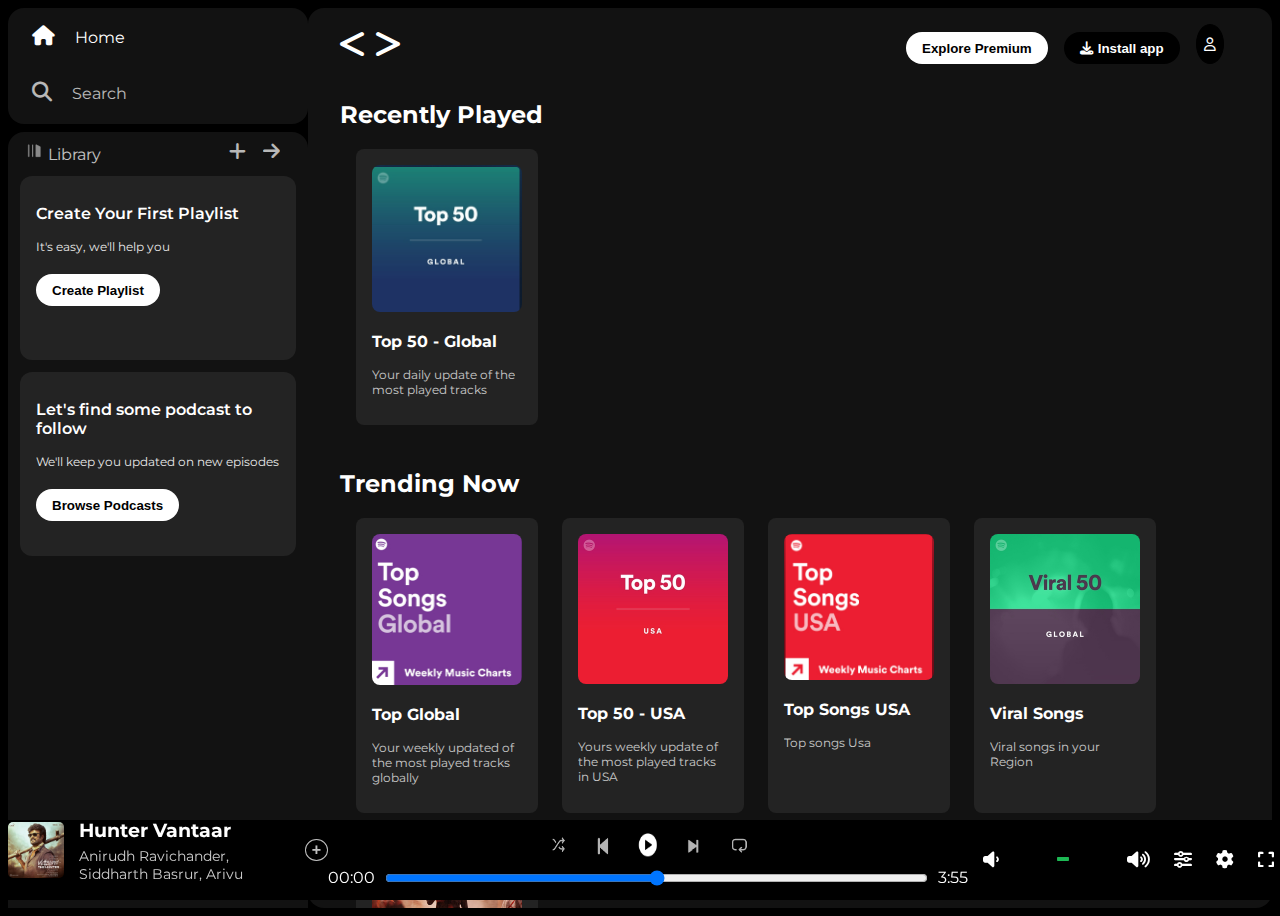
<file: index.html>
<!DOCTYPE html>
<html lang="en">

<head>
    <meta charset="UTF-8">
    <meta name="viewport" content="width=device-width, initial-scale=1.0">
    <link rel="icon" href="./Images/spotify.jpeg">
    <link rel="stylesheet" href="./Spotify.css">
    <link rel="stylesheet" href="https://cdnjs.cloudflare.com/ajax/libs/font-awesome/6.7.2/css/all.min.css"
        integrity="sha512-Evv84Mr4kqVGRNSgIGL/F/aIDqQb7xQ2vcrdIwxfjThSH8CSR7PBEakCr51Ck+w+/U6swU2Im1vVX0SVk9ABhg=="
        crossorigin="anonymous" referrerpolicy="no-referrer" />
    <title>Spotify-Web Player:Music for Everyone</title>
    <link rel="preconnect" href="https://fonts.googleapis.com">
    <link rel="preconnect" href="https://fonts.gstatic.com" crossorigin>
    <link href="https://fonts.googleapis.com/css2?family=Montserrat:ital,wght@0,100..900;1,100..900&display=swap"
        rel="stylesheet">
</head>
<body>
    <div class="main">
        <div class="sidebar">
            <div class="nav">
                <div class="nav-option" style="opacity: 1;" title="Home">
                    <i class="fa-solid fa-house"></i>
                    <a href="#">Home</a>
                </div>
                <div class="nav-option" title="Search">
                    <i class="fa-solid fa-magnifying-glass"></i>
                    <a href="#">Search</a>
                </div>
            </div>
            <div class="library">
                <div class="options">
                    <div class="lib-option" title="Library">
                        <img src="./Images/libraryicon.png">
                        <a href="#">Library</a>
                    </div>
                    <div class="icons">
                        <i class="fa-solid fa-plus" title="Create Playlist or Folder"></i>
                        <i class="fa-solid fa-arrow-right" title="Show More"></i>
                    </div>
                </div>
                <div class="lib-box">
                    <div class="box">
                        <p class="box-p1" >Create Your First Playlist</p>
                        <p class="box-p2">It's easy, we'll help you</p>
                        <button class="badge" title="Create Your First Playlist">Create Playlist</button>
                    </div>
                    <div class="box">
                        <p class="box-p1">Let's find some podcast to follow</p>
                        <p class="box-p2">We'll keep you updated on new episodes</p>
                        <button class="badge" title="Browse Podcasts">Browse Podcasts</button>
                    </div>
                </div>
            </div>
        </div>
        <div class="main-content">
            <div class="sticky-nav">
                <div class="sticky-nav-icons">
                    <i class="fa-solid fa-less-than"></i>
                    <i class="fa-solid fa-greater-than" id="hide"></i>
                </div>
                <div class="sticky-nav-options">
                    <button class="badge nav-item hide" title="Explore Premium">Explore Premium</button>
                    <button class="badge nav-item dark-badge"><i class="fa-solid fa-download"
                            style="margin-right: 5px;" title="Install app"></i>Install app</button>
                    <button class="profile" title="Profile"><i class="fa-regular fa-user"></i></button>
                </div>

            </div>
            <h2>Recently Played</h2>
            <div class="cards-container">
                <div class="card">
                    <img src="./Images/top50.png" class="card-img">
                    <p class="card-title">Top 50 - Global</p>
                    <p class="card-info">Your daily update of the most played tracks</p>
                </div>
            </div>
            <h2>Trending Now</h2>
            <div class="cards-container">
                <div class="card">
                    <img src="./Images/top.png" class="card-img">
                    <p class="card-title">Top Global</p>
                    <p class="card-info">Your weekly updated of the most played tracks globally</p>
                </div>
                <div class="card">
                    <img src="./Images/top50usa.jpeg" class="card-img">
                    <p class="card-title">Top 50 - USA</p>
                    <p class="card-info">Yours weekly update of the most played tracks in USA</p>
                </div>
                <div class="card">
                    <img src="./Images/topusa.png" class="card-img">
                    <p class="card-title">Top Songs USA</p>
                    <p class="card-info">Top songs Usa</p>
                </div>
                <div class="card">
                    <img src="./Images/viral50.jpeg" class="card-img">
                    <p class="card-title">Viral Songs</p>
                    <p class="card-info">Viral songs in your Region</p>
                </div>
                <div class="card">
                    <img src="./Images/gk.jpeg" class="card-img" title="Guntur Kaaram">
                    <p class="card-title">Guntur Kaaram</p>
                    <p class="card-info">Thaman S</p>
                </div>
            </div>
            <h2>Featured charts</h2>
            <div class="cards-container">
                <div class="card">
                    <img src="./Images/wakeup.jpeg" class="card-img">
                    <p class="card-title">Wakeup Songs</p>
                    <p class="card-info">
                        Start your day with calm vibes and energizing beats.This playlist sets the perfect tone for a
                        fresh morning. ☀️</p>
                </div>
                <div class="card">
                    <img src="./Images/10001.jpeg" class="card-img">
                    <p class="card-title">AR Rahman Hits</p>
                    <p class="card-info">
                        Dive into the magical world of AR Rahman’s timeless music.Experience melodies that captivate and
                        beats that inspire. </p>
                </div>
                <div class="card">
                    <img src="./Images/10002.jpeg" class="card-img">
                    <p class="card-title">Anirudh Chartbrusters</p>
                    <p class="card-info">
                        Feel the vibe with Anirudh’s chart-topping tracks!</p>
                </div>
                <div class="card">
                    <img src="./Images/10003.jpeg" class="card-img">
                    <p class="card-title">Animal Songs</p>
                    <p class="card-info">Unleash the wild with tracks inspired by the animal kingdom! 🐾🎶</p>
                </div>
                <div class="card">
                    <img src="./Images/10004.jpeg" class="card-img">
                    <p class="card-title">Radio Of Top Artists</p>
                    <p class="card-info">Top Artists Songs Radio</p>
                </div>
                <div class="card">
                    <img src="./Images/10005.jpeg" class="card-img">
                    <p class="card-title">Shreya Ghosal Radio</p>
                    <p class="card-info">All super Hits of Shreya Ghosal</p>
                </div>
                <div class="card">
                    <img src="./Images/kalki.jpeg" class="card-img">
                    <p class="card-title">Kalki</p>
                    <p class="card-info">Prabhas, Nag Ashwin</p>
                </div>
                <div class="card">
                    <img src="./Images/hothits.jpeg" class="card-img">
                    <p class="card-title">Hot Hits</p>
                    <p class="card-info">Mix Of Hot Hits</p>
                </div>
                <div class="card">
                    <img src="./Images/latesttamil.jpeg" class="card-img">
                    <p class="card-title">Latest Tamil</p>
                    <p class="card-info">Latest Tamil Songs</p>
                </div>
                <div class="card">
                    <img src="./Images/latesttelugu.jpeg" class="card-img">
                    <p class="card-title">Latest Telugu</p>
                    <p class="card-info">All super Hits of Telugu</p>
                </div>
            </div>
            <div class="footer">
                <div class="line"></div>
            </div>
        </div>
        <div class="music-player">
            <div class="album">
                <img src="./Images/vettayan.jpeg" alt="album-cover" class="album-cover">
                <div class="track-details">
                    <h6 class="title">Hunter Vantaar</h6>
                    <p class="artist">Anirudh Ravichander, Siddharth Basrur, Arivu</p>
                </div>
                <button class="add-to-playlist" title="Add to Playlist">+</button>
            </div>
            <div class="player">
                <div class="player-controls">
                    <img src="./Images/shuffle.png" class="player-control-icon" title="Shuffle">
                    <img src="./Images/backward.png" class="player-control-icon" title="Previous Song">
                    <img src="./Images/play.png" class="player-control-icon" title="Play/Pause">
                    <img src="./Images/forward.png" class="player-control-icon" title="Next Song">
                    <img src="./Images/loop.png" class="player-control-icon" title="Loop">
                </div>
                <div class="playback-bar">
                    <span class="curr-time">00:00</span>
                    <input type="range" min="0" max="100" class="progress-bar" step="1"
                        style="font-size: 2rem;opacity: 1;">
                    <span class="total-time">3:55</span>
                </div>
            </div>
                    <div class="controls">
                        <i class="fas fa-volume-down" title="Volume Down"></i>
                        <div class="volume-control">
                            <input type="range" class="volume-slider" min="0" max="100" value="50">
                        </div>
                        <i class="fas fa-volume-up" title="Volume Up"></i>
                        <i class="fas fa-sliders" title="Equalizer"></i>
                        <i class="fas fa-cog" title="Settings"></i>
                        <i class="fas fa-expand fullscreen-btn" title="Fullscreen"></i>
                    </div>
            </div>
        </div>
    </div>
</body>

</html>
</file>
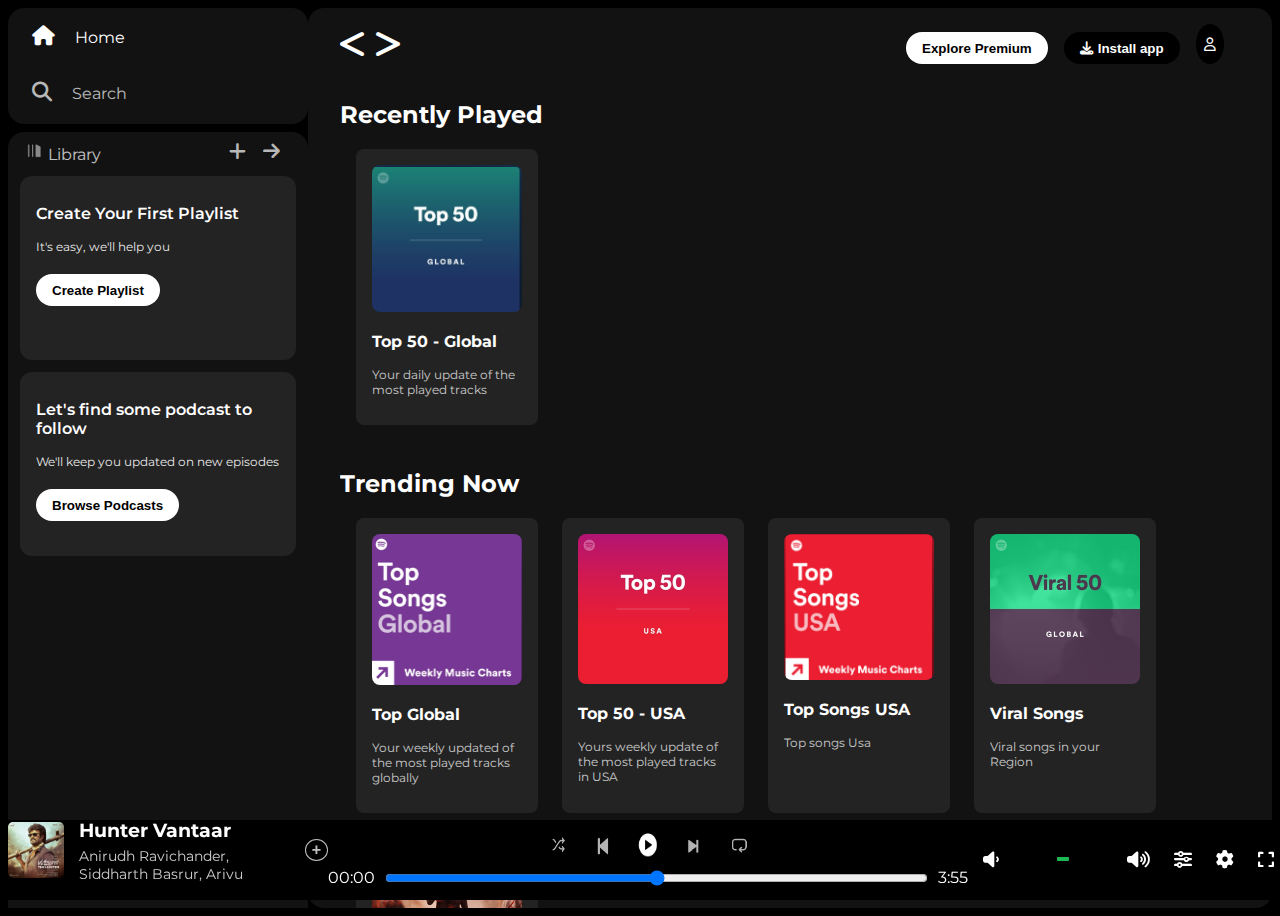
<file: p1.html>
<!DOCTYPE html>
<html lang="en">

<head>
    <meta charset="UTF-8">
    <meta name="viewport" content="width=device-width, initial-scale=1.0">
    <link rel="icon" href="./Images/spotify.jpeg">
    <link rel="stylesheet" href="./p1.css">
    <link rel="stylesheet" href="https://cdnjs.cloudflare.com/ajax/libs/font-awesome/6.7.2/css/all.min.css"
        integrity="sha512-Evv84Mr4kqVGRNSgIGL/F/aIDqQb7xQ2vcrdIwxfjThSH8CSR7PBEakCr51Ck+w+/U6swU2Im1vVX0SVk9ABhg=="
        crossorigin="anonymous" referrerpolicy="no-referrer" />
    <title>Spotify-Web Player:Music for Everyone</title>
    <link rel="preconnect" href="https://fonts.googleapis.com">
    <link rel="preconnect" href="https://fonts.gstatic.com" crossorigin>
    <link href="https://fonts.googleapis.com/css2?family=Montserrat:ital,wght@0,100..900;1,100..900&display=swap"
        rel="stylesheet">
</head>
<body>
    <div class="main">
        <div class="sidebar">
            <div class="nav">
                <div class="nav-option" style="opacity: 1;" title="Home">
                    <i class="fa-solid fa-house"></i>
                    <a href="#">Home</a>
                </div>
                <div class="nav-option" title="Search">
                    <i class="fa-solid fa-magnifying-glass"></i>
                    <a href="#">Search</a>
                </div>
            </div>
            <div class="library">
                <div class="options">
                    <div class="lib-option" title="Library">
                        <img src="./Images/libraryicon.png">
                        <a href="#">Library</a>
                    </div>
                    <div class="icons">
                        <i class="fa-solid fa-plus" title="Create Playlist or Folder"></i>
                        <i class="fa-solid fa-arrow-right" title="Show More"></i>
                    </div>
                </div>
                <div class="lib-box">
                    <div class="box">
                        <p class="box-p1" >Create Your First Playlist</p>
                        <p class="box-p2">It's easy, we'll help you</p>
                        <button class="badge" title="Create Your First Playlist">Create Playlist</button>
                    </div>
                    <div class="box">
                        <p class="box-p1">Let's find some podcast to follow</p>
                        <p class="box-p2">We'll keep you updated on new episodes</p>
                        <button class="badge" title="Browse Podcasts">Browse Podcasts</button>
                    </div>
                </div>
            </div>
        </div>
        <div class="main-content">
            <div class="sticky-nav">
                <div class="sticky-nav-icons">
                    <i class="fa-solid fa-less-than"></i>
                    <i class="fa-solid fa-greater-than" id="hide"></i>
                </div>
                <div class="sticky-nav-options">
                    <button class="badge nav-item hide" title="Explore Premium">Explore Premium</button>
                    <button class="badge nav-item dark-badge"><i class="fa-solid fa-download"
                            style="margin-right: 5px;" title="Install app"></i>Install app</button>
                    <button class="profile" title="Profile"><i class="fa-regular fa-user"></i></button>
                </div>

            </div>
            <h2>Recently Played</h2>
            <div class="cards-container">
                <div class="card">
                    <img src="./Images/top50.png" class="card-img">
                    <p class="card-title">Top 50 - Global</p>
                    <p class="card-info">Your daily update of the most played tracks</p>
                </div>
            </div>
            <h2>Trending Now</h2>
            <div class="cards-container">
                <div class="card">
                    <img src="./Images/top.png" class="card-img">
                    <p class="card-title">Top Global</p>
                    <p class="card-info">Your weekly updated of the most played tracks globally</p>
                </div>
                <div class="card">
                    <img src="./Images/top50usa.jpeg" class="card-img">
                    <p class="card-title">Top 50 - USA</p>
                    <p class="card-info">Yours weekly update of the most played tracks in USA</p>
                </div>
                <div class="card">
                    <img src="./Images/topusa.png" class="card-img">
                    <p class="card-title">Top Songs USA</p>
                    <p class="card-info">Top songs Usa</p>
                </div>
                <div class="card">
                    <img src="./Images/viral50.jpeg" class="card-img">
                    <p class="card-title">Viral Songs</p>
                    <p class="card-info">Viral songs in your Region</p>
                </div>
                <div class="card">
                    <img src="./Images/gk.jpeg" class="card-img" title="Guntur Kaaram">
                    <p class="card-title">Guntur Kaaram</p>
                    <p class="card-info">Thaman S</p>
                </div>
            </div>
            <h2>Featured charts</h2>
            <div class="cards-container">
                <div class="card">
                    <img src="./Images/wakeup.jpeg" class="card-img">
                    <p class="card-title">Wakeup Songs</p>
                    <p class="card-info">
                        Start your day with calm vibes and energizing beats.This playlist sets the perfect tone for a
                        fresh morning. ☀️</p>
                </div>
                <div class="card">
                    <img src="./Images/10001.jpeg" class="card-img">
                    <p class="card-title">AR Rahman Hits</p>
                    <p class="card-info">
                        Dive into the magical world of AR Rahman’s timeless music.Experience melodies that captivate and
                        beats that inspire. </p>
                </div>
                <div class="card">
                    <img src="./Images/10002.jpeg" class="card-img">
                    <p class="card-title">Anirudh Chartbrusters</p>
                    <p class="card-info">
                        Feel the vibe with Anirudh’s chart-topping tracks!</p>
                </div>
                <div class="card">
                    <img src="./Images/10003.jpeg" class="card-img">
                    <p class="card-title">Animal Songs</p>
                    <p class="card-info">Unleash the wild with tracks inspired by the animal kingdom! 🐾🎶</p>
                </div>
                <div class="card">
                    <img src="./Images/10004.jpeg" class="card-img">
                    <p class="card-title">Radio Of Top Artists</p>
                    <p class="card-info">Top Artists Songs Radio</p>
                </div>
                <div class="card">
                    <img src="./Images/10005.jpeg" class="card-img">
                    <p class="card-title">Shreya Ghosal Radio</p>
                    <p class="card-info">All super Hits of Shreya Ghosal</p>
                </div>
                <div class="card">
                    <img src="./Images/kalki.jpeg" class="card-img">
                    <p class="card-title">Kalki</p>
                    <p class="card-info">Prabhas, Nag Ashwin</p>
                </div>
                <div class="card">
                    <img src="./Images/hothits.jpeg" class="card-img">
                    <p class="card-title">Hot Hits</p>
                    <p class="card-info">Mix Of Hot Hits</p>
                </div>
                <div class="card">
                    <img src="./Images/latesttamil.jpeg" class="card-img">
                    <p class="card-title">Latest Tamil</p>
                    <p class="card-info">Latest Tamil Songs</p>
                </div>
                <div class="card">
                    <img src="./Images/latesttelugu.jpeg" class="card-img">
                    <p class="card-title">Latest Telugu</p>
                    <p class="card-info">All super Hits of Telugu</p>
                </div>
            </div>
            <div class="footer">
                <div class="line"></div>
            </div>
        </div>
        <div class="music-player">
            <div class="album">
                <img src="./Images/vettayan.jpeg" alt="album-cover" class="album-cover">
                <div class="track-details">
                    <h6 class="title">Hunter Vantaar</h6>
                    <p class="artist">Anirudh Ravichander, Siddharth Basrur, Arivu</p>
                </div>
                <button class="add-to-playlist" title="Add to Playlist">+</button>
            </div>
            <div class="player">
                <div class="player-controls">
                    <img src="./Images/shuffle.png" class="player-control-icon" title="Shuffle">
                    <img src="./Images/backward.png" class="player-control-icon" title="Previous Song">
                    <img src="./Images/play.png" class="player-control-icon" title="Play/Pause">
                    <img src="./Images/forward.png" class="player-control-icon" title="Next Song">
                    <img src="./Images/loop.png" class="player-control-icon" title="Loop">
                </div>
                <div class="playback-bar">
                    <span class="curr-time">00:00</span>
                    <input type="range" min="0" max="100" class="progress-bar" step="1"
                        style="font-size: 2rem;opacity: 1;">
                    <span class="total-time">3:55</span>
                </div>
            </div>
                    <div class="controls">
                        <i class="fas fa-volume-down" title="Volume Down"></i>
                        <div class="volume-control">
                            <input type="range" class="volume-slider" min="0" max="100" value="50">
                        </div>
                        <i class="fas fa-volume-up" title="Volume Up"></i>
                        <i class="fas fa-sliders" title="Equalizer"></i>
                        <i class="fas fa-cog" title="Settings"></i>
                        <i class="fas fa-expand fullscreen-btn" title="Fullscreen"></i>
                    </div>
            </div>
        </div>
    </div>
</body>

</html>
</file>
<file: Spotify.css>
body {
  font-family: "Montserrat", serif;
  margin:0;
  background-color: black;
  color: white;
  overflow: auto;
}
.main{
    display: flex;
    height: 100vh;
    border-radius: 1rem;
    padding: 0.5rem;
}
.sidebar{
    background-color: #000;
    width: 300px;
    overflow: auto;
    height: 100%;
}
.main-content{
    background-color: #121212;
    flex: 1;
    border-radius: 1rem;
    overflow: auto;
    padding: 0 1.5rem 0 1.5rem;
}
.music-player{
background-color: black;
position:fixed;
bottom: 0;
width: 100%;
height: 70px;
}
a{
    text-decoration: none;
    color:white;
}
.nav{
    background-color: #121212;
    border-radius: 1rem;
    display: flex;
    flex-direction: column;
    height: 100px;
    justify-content: center;
    padding: 0.5rem 0.75rem;
}
.nav-option{
    line-height: 2.5rem;
    opacity: 0.7;
    padding: 0.5rem 0.75rem;
}
.nav-option:hover{
    line-height: 2.5rem;
    opacity: 1.5;
}
.nav-option i{
    font-size: 1.25rem;
}
.nav-option a{
    font-size: 1rem;
    margin-left: 1rem;
    cursor: pointer;
}
.library{
    background-color: #121212;
    border-radius: 1rem;
    height: 100%;
    margin-top: 0.5rem;
    padding: 0.5rem 0.75rem;
    
}
.lib-option{
    opacity: 0.75;
}
.lib-option:hover{
    opacity: 1;
}
.options{
    display: flex;
    justify-content: space-between;
    align-items: center;
}
.lib-option img{
    height: 1.25rem;
    width: 1.25rem;
    margin-left: 0.25rem;
}
.icons{
    font-size: 1.2rem;
    display: flex;
}
.icons i{
    opacity: 0.7;
    margin-right: 1rem;
}
.icons i:hover{
    opacity: 1;
}
.box{
    height: 10rem;
    background-color: #232323;
    border-radius: 0.75rem;
    margin: 0.75rem 0 0.75rem 0;
    padding: 0.75rem 1rem;
}
.box-p1{
    font-size: 1rem;
    font-weight: 600;
}
.box-p2{
    font-size: 0.75rem;
    opacity: 0.9;
}
.badge{
    background-color: #fff;
    border: none;
    border-radius: 100px;
    padding: 0.25rem 1rem;
    font-weight: 700;
    margin-top: 0.5rem;
    height: 2rem;
    width: fit-content;
}
.sticky-nav{
    position: sticky;
    top: 0;
    background-color: #121212;
    display: flex;
    justify-content: space-between;
    align-items: center;
    padding: 1rem 0.5rem;
    z-index: 10;
}
.sticky-nav-icons i{
    font-size: 2rem;
    margin-right: 0.5rem;
}
.sticky-nav-icons{
    
}
.sticky-nav-options{
    display: flex;
    justify-content: center;
}
.sticky-nav-options button{
    margin-right: 1rem;
}
.dark-badge{
    background-color: #000;
    color: #fff;
}
.profile{
    background-color: #000;
    color: #fff;
    padding: 0.45rem;
    border-radius: 50%;
    font-weight: 700;
    border-radius: 50%;
    border: 1px solid black;
    cursor: pointer;
}
@media (max-width:1000px) {
    .hide{
        display: none;
    }
    #hide{
        display: none;
    }
}
h2{
    margin-left: 0.5rem;
}
.card{
    background-color: #232323;
    width: 150px;
    border-radius: 0.5rem;
    padding: 1rem;
    margin-left: 1.5rem;
    margin-bottom: 1.5rem;
}
.cards-container{
    display: flex;
    flex-wrap: wrap;
}
.card-img{
    width: 100%;
    border-radius: 0.5rem;
}
.card-title{
font-weight: 700;
}
.card-info{
    font-size: 0.75rem;
    opacity:0.75;
}
.footer{
    height: 300px;
    display: flex;
    align-items: center;
    justify-content: center;
}
.line{
    width: 90%;
    height: 30%;
    border-top: 0.75px solid white;
    opacity: 0.4;
}
.music-player {
    display: flex;
    justify-content: space-between;
    align-items: center;
    position: fixed;
    bottom: 0;
    width: 100%;
    height: 80px;
    background-color: black;
}


.player {
    width: 50%;
    display: flex;
    flex-direction: column;
    align-items: center;
    justify-content: center;
    height: 100%;
   
}

.controls {
    width: 25%;
    display: flex;
    align-items: center;
    justify-content: center;
    margin-bottom: 1rem;
}



.player-control-icon:hover {
    opacity: 1;
}


.album-cover{
    height: 56px;
    width: 56px;
    display: flex;
    border-radius: 5px;
    object-fit: cover;
}
.add-to-playlist{
    border-radius: 50%;
    font-size: 1rem;
    background-color: #000;
    color: #fff;
    border: 0.75px solid white;
    font-weight: 800;
    margin-left: 2rem;
    opacity: 0.75;
    cursor: pointer;
}
.album{
        display: flex;
        align-items: center;
        justify-content: space-between;
        width: 25%;
        margin-bottom: 20px;
}
.artist{
    font-size: 0.75rem;
    margin-top: 0.5rem;
}
.track-details {
    flex: 1;
    margin-left: 15px;
}
.title {
    font-size: 1.2rem;
    margin: 0;
}

.artist {
    font-size: 0.9rem;
    margin: 5px 0 0;
    color: #ccc;
}
.player-control-icon {
    width: 25px;
    height: 25px;
    margin: 0 10px;
    cursor: pointer;
}

.playback-bar {
    display: flex;
    align-items: center;
    justify-content: space-between;
    width: 100%;
}

.progress-bar {
    flex: 1;
    margin: 0 10px;
}
.player-controls {
    display: flex;
    justify-content: center;
    align-items: center;
    width: 100%;
    margin-bottom: 10px;
}
.controls {
    display: flex;
    align-items: center;
    justify-content: center;
    background-color: #000;
    color: white;
}

.controls i {
    font-size: 18px;
    margin: 0 0.75rem;
    margin-top: 1rem;
    cursor: pointer;
    transition: color 0.3s;
}

.controls i:hover {
    color: #1db954; 
}
.volume-control {
    display: flex;
    align-items: center;
    justify-content: center;
    gap: 1rem;
}

.volume-slider {
    -webkit-appearance: none;
    appearance: none;
    margin-top: 1rem;
    width: 100px;
    height: 4px;
    background: #000;
    outline: none;
    border-radius: 5px;
    overflow: hidden;
    cursor: pointer;
}

.volume-slider::-webkit-slider-thumb {
    -webkit-appearance: none;
    appearance: none;
    width: 12px;
    height: 12px;
    background: #1db954; 
    border-radius: 50%;
    cursor: pointer;
}

.fullscreen-btn {
    margin-left: 15px;
}
.box{
    cursor: pointer;
}
.badge{
    cursor: pointer;
}
.icons{
    cursor: pointer;
}
</file>
<file: p1.css>
body {
  font-family: "Montserrat", serif;
  margin:0;
  background-color: black;
  color: white;
  overflow: auto;
}
.main{
    display: flex;
    height: 100vh;
    border-radius: 1rem;
    padding: 0.5rem;
}
.sidebar{
    background-color: #000;
    width: 300px;
    overflow: auto;
    height: 100%;
}
.main-content{
    background-color: #121212;
    flex: 1;
    border-radius: 1rem;
    overflow: auto;
    padding: 0 1.5rem 0 1.5rem;
}
.music-player{
background-color: black;
position:fixed;
bottom: 0;
width: 100%;
height: 70px;
}
a{
    text-decoration: none;
    color:white;
}
.nav{
    background-color: #121212;
    border-radius: 1rem;
    display: flex;
    flex-direction: column;
    height: 100px;
    justify-content: center;
    padding: 0.5rem 0.75rem;
}
.nav-option{
    line-height: 2.5rem;
    opacity: 0.7;
    padding: 0.5rem 0.75rem;
}
.nav-option:hover{
    line-height: 2.5rem;
    opacity: 1.5;
}
.nav-option i{
    font-size: 1.25rem;
}
.nav-option a{
    font-size: 1rem;
    margin-left: 1rem;
    cursor: pointer;
}
.library{
    background-color: #121212;
    border-radius: 1rem;
    height: 100%;
    margin-top: 0.5rem;
    padding: 0.5rem 0.75rem;
    
}
.lib-option{
    opacity: 0.75;
}
.lib-option:hover{
    opacity: 1;
}
.options{
    display: flex;
    justify-content: space-between;
    align-items: center;
}
.lib-option img{
    height: 1.25rem;
    width: 1.25rem;
    margin-left: 0.25rem;
}
.icons{
    font-size: 1.2rem;
    display: flex;
}
.icons i{
    opacity: 0.7;
    margin-right: 1rem;
}
.icons i:hover{
    opacity: 1;
}
.box{
    height: 10rem;
    background-color: #232323;
    border-radius: 0.75rem;
    margin: 0.75rem 0 0.75rem 0;
    padding: 0.75rem 1rem;
}
.box-p1{
    font-size: 1rem;
    font-weight: 600;
}
.box-p2{
    font-size: 0.75rem;
    opacity: 0.9;
}
.badge{
    background-color: #fff;
    border: none;
    border-radius: 100px;
    padding: 0.25rem 1rem;
    font-weight: 700;
    margin-top: 0.5rem;
    height: 2rem;
    width: fit-content;
}
.sticky-nav{
    position: sticky;
    top: 0;
    background-color: #121212;
    display: flex;
    justify-content: space-between;
    align-items: center;
    padding: 1rem 0.5rem;
    z-index: 10;
}
.sticky-nav-icons i{
    font-size: 2rem;
    margin-right: 0.5rem;
}
.sticky-nav-icons{
    
}
.sticky-nav-options{
    display: flex;
    justify-content: center;
}
.sticky-nav-options button{
    margin-right: 1rem;
}
.dark-badge{
    background-color: #000;
    color: #fff;
}
.profile{
    background-color: #000;
    color: #fff;
    padding: 0.45rem;
    border-radius: 50%;
    font-weight: 700;
    border-radius: 50%;
    border: 1px solid black;
    cursor: pointer;
}
@media (max-width:1000px) {
    .hide{
        display: none;
    }
    #hide{
        display: none;
    }
}
h2{
    margin-left: 0.5rem;
}
.card{
    background-color: #232323;
    width: 150px;
    border-radius: 0.5rem;
    padding: 1rem;
    margin-left: 1.5rem;
    margin-bottom: 1.5rem;
}
.cards-container{
    display: flex;
    flex-wrap: wrap;
}
.card-img{
    width: 100%;
    border-radius: 0.5rem;
}
.card-title{
font-weight: 700;
}
.card-info{
    font-size: 0.75rem;
    opacity:0.75;
}
.footer{
    height: 300px;
    display: flex;
    align-items: center;
    justify-content: center;
}
.line{
    width: 90%;
    height: 30%;
    border-top: 0.75px solid white;
    opacity: 0.4;
}
.music-player {
    display: flex;
    justify-content: space-between;
    align-items: center;
    position: fixed;
    bottom: 0;
    width: 100%;
    height: 80px;
    background-color: black;
}


.player {
    width: 50%;
    display: flex;
    flex-direction: column;
    align-items: center;
    justify-content: center;
    height: 100%;
   
}

.controls {
    width: 25%;
    display: flex;
    align-items: center;
    justify-content: center;
    margin-bottom: 1rem;
}



.player-control-icon:hover {
    opacity: 1;
}


.album-cover{
    height: 56px;
    width: 56px;
    display: flex;
    border-radius: 5px;
    object-fit: cover;
}
.add-to-playlist{
    border-radius: 50%;
    font-size: 1rem;
    background-color: #000;
    color: #fff;
    border: 0.75px solid white;
    font-weight: 800;
    margin-left: 2rem;
    opacity: 0.75;
    cursor: pointer;
}
.album{
        display: flex;
        align-items: center;
        justify-content: space-between;
        width: 25%;
        margin-bottom: 20px;
}
.artist{
    font-size: 0.75rem;
    margin-top: 0.5rem;
}
.track-details {
    flex: 1;
    margin-left: 15px;
}
.title {
    font-size: 1.2rem;
    margin: 0;
}

.artist {
    font-size: 0.9rem;
    margin: 5px 0 0;
    color: #ccc;
}
.player-control-icon {
    width: 25px;
    height: 25px;
    margin: 0 10px;
    cursor: pointer;
}

.playback-bar {
    display: flex;
    align-items: center;
    justify-content: space-between;
    width: 100%;
}

.progress-bar {
    flex: 1;
    margin: 0 10px;
}
.player-controls {
    display: flex;
    justify-content: center;
    align-items: center;
    width: 100%;
    margin-bottom: 10px;
}
.controls {
    display: flex;
    align-items: center;
    justify-content: center;
    background-color: #000;
    color: white;
}

.controls i {
    font-size: 18px;
    margin: 0 0.75rem;
    margin-top: 1rem;
    cursor: pointer;
    transition: color 0.3s;
}

.controls i:hover {
    color: #1db954; 
}
.volume-control {
    display: flex;
    align-items: center;
    justify-content: center;
    gap: 1rem;
}

.volume-slider {
    -webkit-appearance: none;
    appearance: none;
    margin-top: 1rem;
    width: 100px;
    height: 4px;
    background: #000;
    outline: none;
    border-radius: 5px;
    overflow: hidden;
    cursor: pointer;
}

.volume-slider::-webkit-slider-thumb {
    -webkit-appearance: none;
    appearance: none;
    width: 12px;
    height: 12px;
    background: #1db954; 
    border-radius: 50%;
    cursor: pointer;
}

.fullscreen-btn {
    margin-left: 15px;
}
.box{
    cursor: pointer;
}
.badge{
    cursor: pointer;
}
.icons{
    cursor: pointer;
}
</file>
